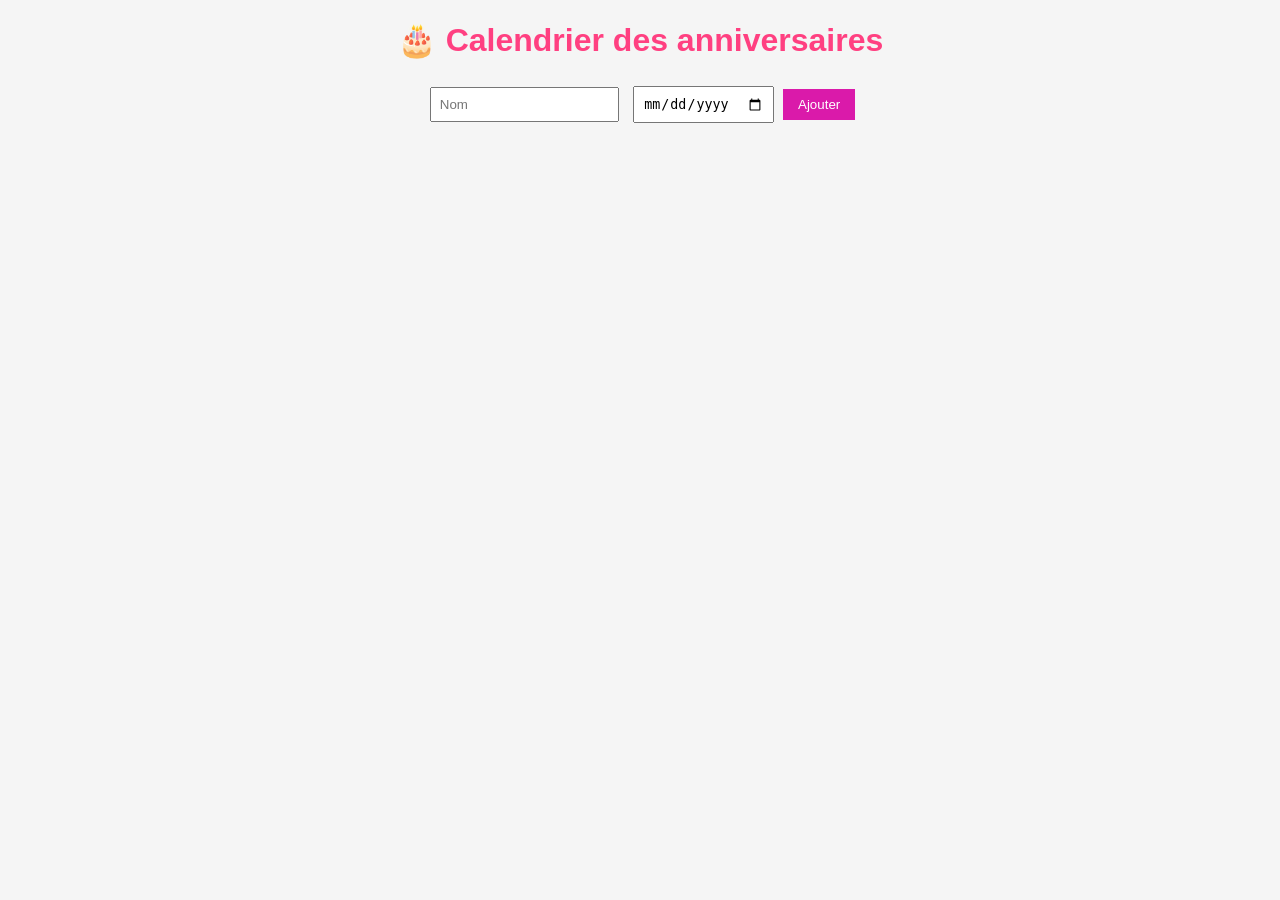
<file: index.html>
<!DOCTYPE html>
<html lang="fr">
<head>
  <meta charset="UTF-8">
  <title>Calendrier d'anniversaire</title>
  <link rel="stylesheet" href="style.CSS">
</head>

<body>

<h1>🎂 Calendrier des anniversaires</h1>

<form id="form">
  <input type="text" id="name" placeholder="Nom" required>
  <input type="date" id="date" required>
  <button type="submit">Ajouter</button>
</form>

<ul id="list"></ul>

<script src="script.js"></script>
</body>
</html>
<head>
  <meta charset="UTF-8">
  <title>Mon Site</title>
  <link rel="stylesheet" href="style.CSS">
</head>
<body>
  

  <script src="script.js"></script>
</body>
<!DOCTYPE html>
<html lang="fr">
<head>
  <meta charset="UTF-8">
  <title>Exemple</title>
  <link rel="stylesheet" href="style.CSS">
</head>
</file>
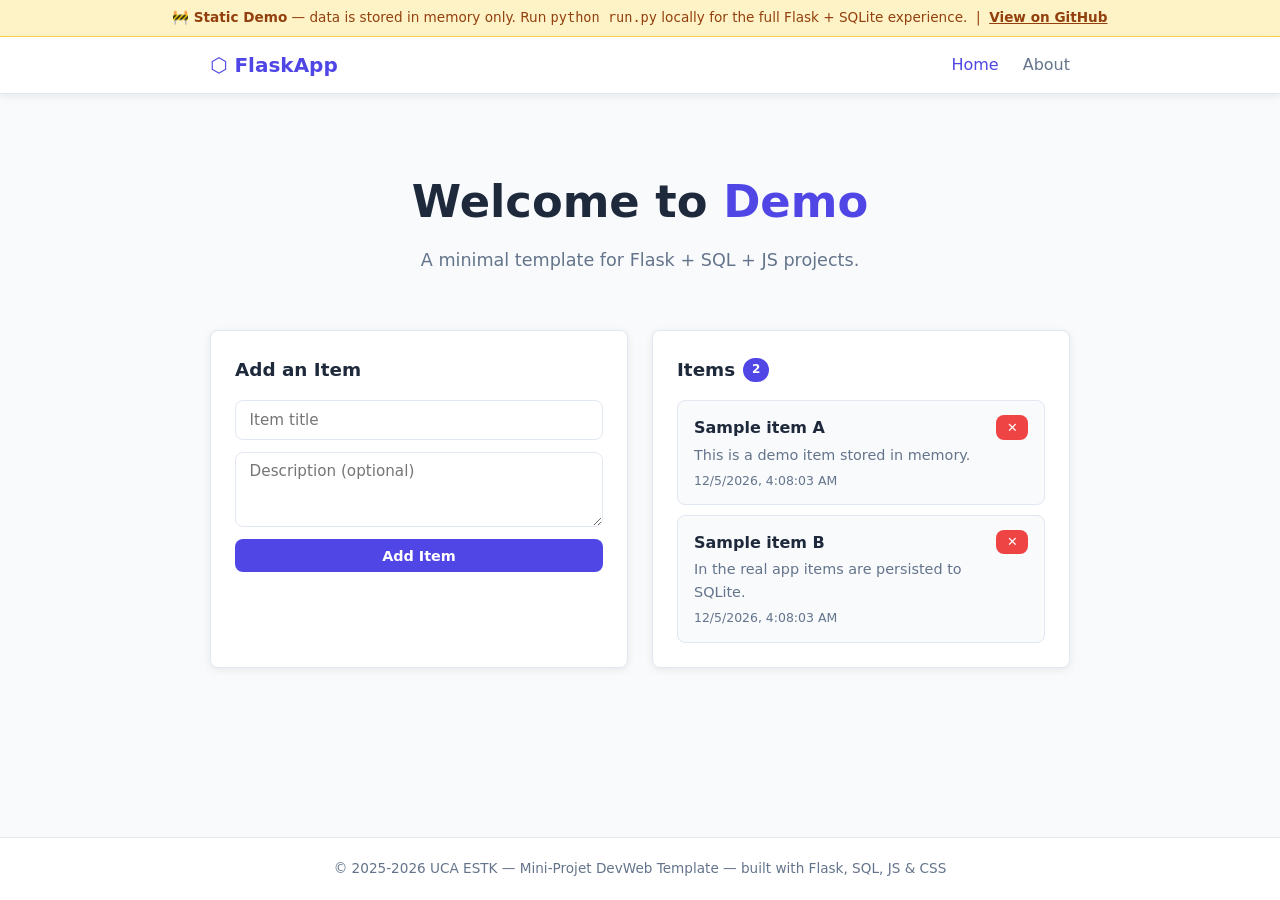
<file: Gxx-202526-main/docs/index.html>
<!DOCTYPE html>
<html lang="en">
<head>
  <meta charset="UTF-8" />
  <meta name="viewport" content="width=device-width, initial-scale=1.0" />
  <title>Home — Mini-Projet Demo</title>
  <link rel="stylesheet" href="css/style.css" />
</head>
<body>

  <div class="demo-banner">
    🚧 <strong>Static Demo</strong> — data is stored in memory only.
    Run <code>python run.py</code> locally for the full Flask + SQLite experience.
    &nbsp;|&nbsp; <a href="https://github.com/UCA-ESTK-Pr-BERKA/Gxx-202526">View on GitHub</a>
  </div>

  <header class="site-header">
    <nav class="navbar">
      <a class="brand" href="index.html">⬡ FlaskApp</a>
      <ul class="nav-links">
        <li><a href="index.html" class="active">Home</a></li>
        <li><a href="about.html">About</a></li>
      </ul>
      <button class="hamburger" id="hamburger" aria-label="Toggle menu">&#9776;</button>
    </nav>
  </header>

  <main class="container">
    <section class="hero">
      <h1>Welcome to <span class="highlight">Demo</span></h1>
      <p class="lead">A minimal template for Flask + SQL + JS projects.</p>
    </section>

    <section class="card-section">
      <div class="card">
        <h2>Add an Item</h2>
        <form id="item-form" class="item-form">
          <input type="text" id="item-title" name="title" placeholder="Item title" required />
          <textarea id="item-desc" name="description" placeholder="Description (optional)" rows="3"></textarea>
          <button type="submit" class="btn btn-primary">Add Item</button>
        </form>
      </div>

      <div class="card">
        <h2>Items <span class="badge" id="item-count">0</span></h2>
        <ul class="item-list" id="item-list"></ul>
      </div>
    </section>
  </main>

  <footer class="site-footer">
    <p>&copy; 2025-2026 UCA ESTK — Mini-Projet DevWeb Template — built with Flask, SQL, JS &amp; CSS</p>
  </footer>

  <script src="js/demo.js"></script>
</body>
</html>
</file>
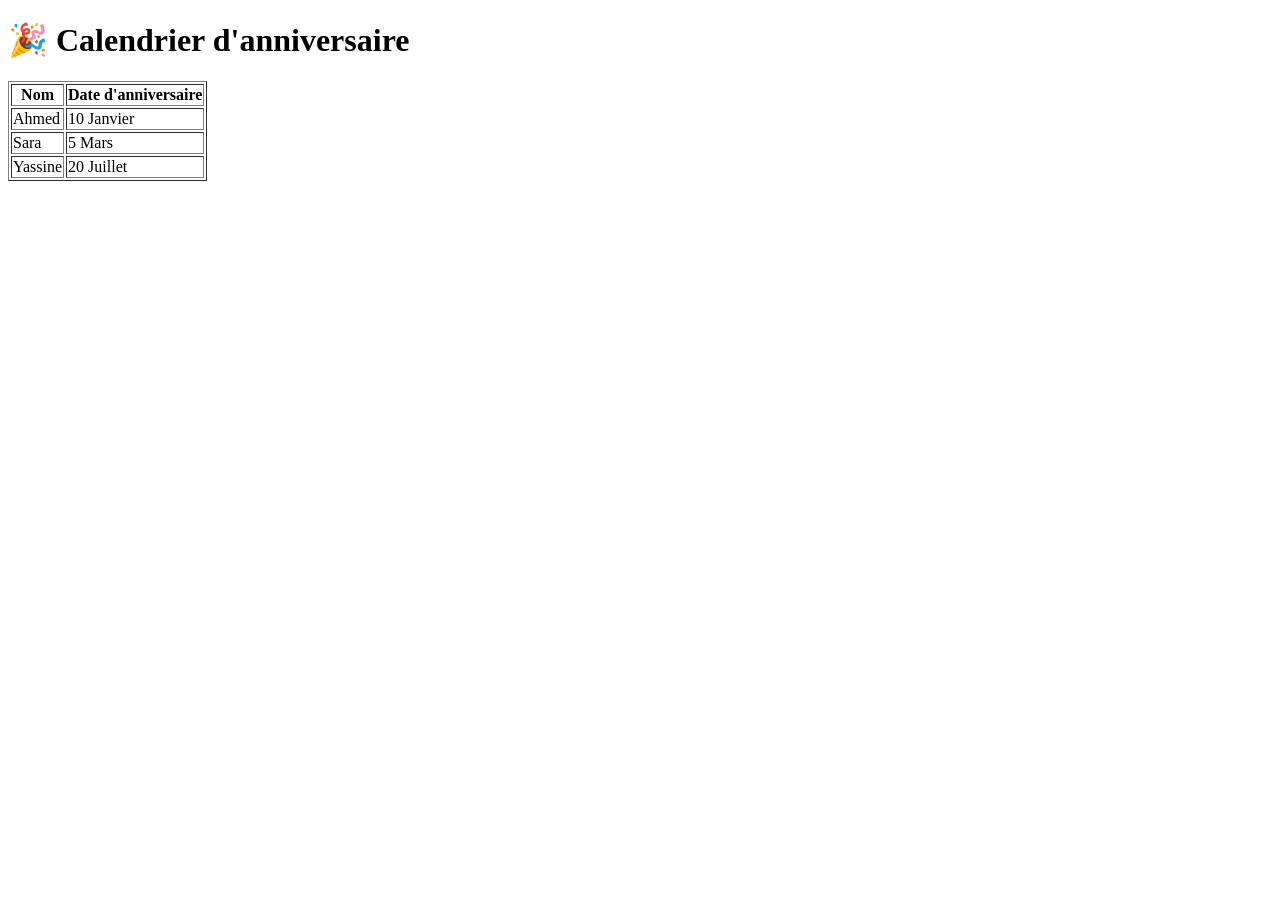
<file: Gxx-202526-main/app/templates/index.html>
<!DOCTYPE html>
<html>
<head>
    <title>Calendrier d'anniversaire</title>
</head>
<body>
    <h1>🎉 Calendrier d'anniversaire</h1>

    <table border="1">
        <tr>
            <th>Nom</th>
            <th>Date d'anniversaire</th>
        </tr>

        <tr>
            <td>Ahmed</td>
            <td>10 Janvier</td>
        </tr>

        <tr>
            <td>Sara</td>
            <td>5 Mars</td>
        </tr>

        <tr>
            <td>Yassine</td>
            <td>20 Juillet</td>
        </tr>
    </table>

</body>
</html>
</file>
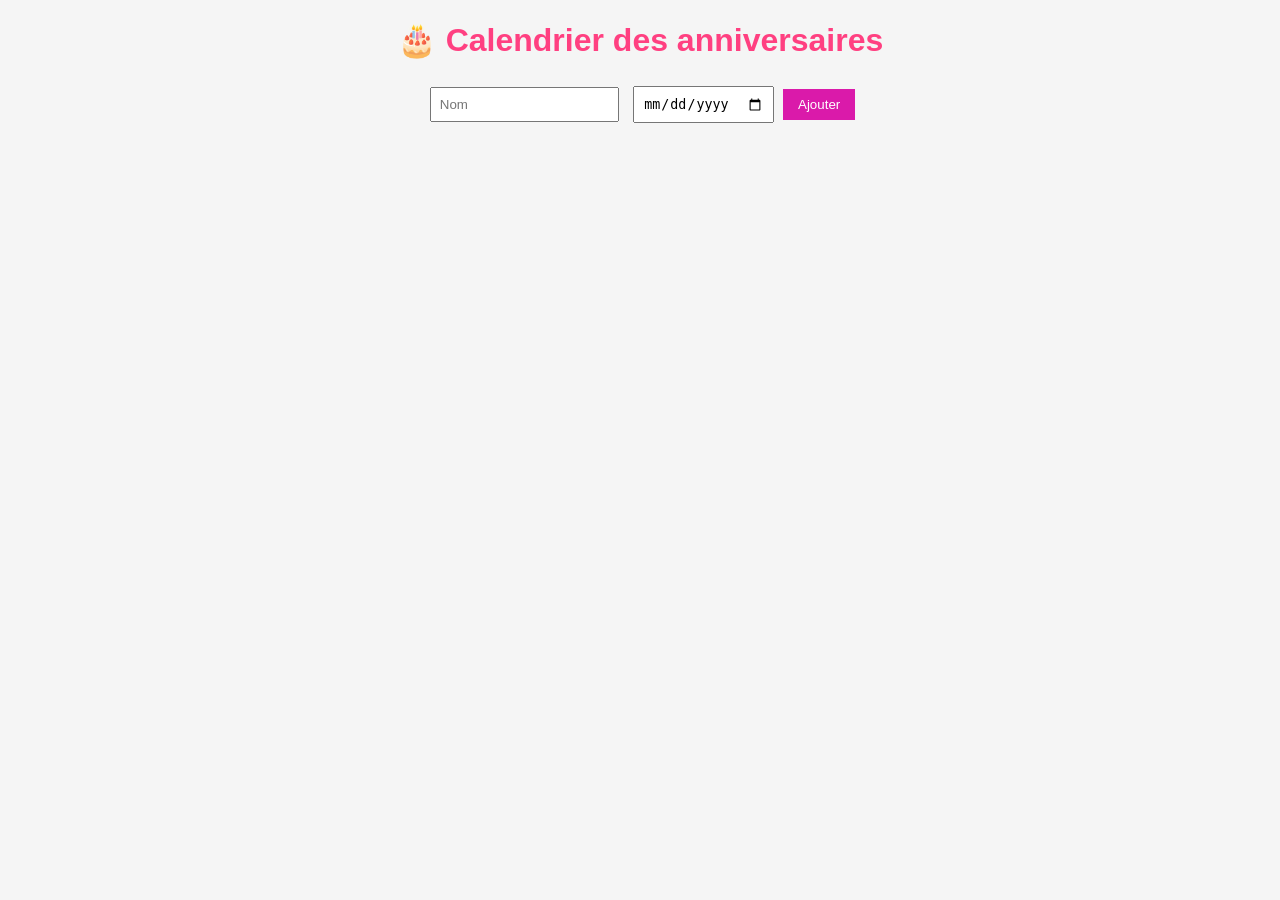
<file: calendrier.html>
<!DOCTYPE html>
<html lang="fr">
<head>
  <meta charset="UTF-8">
  <title>Calendrier d'anniversaire</title>
  <link rel="stylesheet" href="style.css">
</head>

<body>

<h1>🎂 Calendrier des anniversaires</h1>

<form id="form">
  <input type="text" id="name" placeholder="Nom" required>
  <input type="date" id="date" required>
  <button type="submit">Ajouter</button>
</form>

<ul id="list"></ul>

<script src="script.js"></script>
</body>
</html>
<head>
  <meta charset="UTF-8">
  <title>Mon Site</title>
  <link rel="stylesheet" href="style.css">
</head>
<body>
  

  <script src="script.js"></script>
</body>
<!DOCTYPE html>
<html lang="fr">
<head>
  <meta charset="UTF-8">
  <title>Exemple</title>
  <link rel="stylesheet" href="style.css">
</head>
</file>
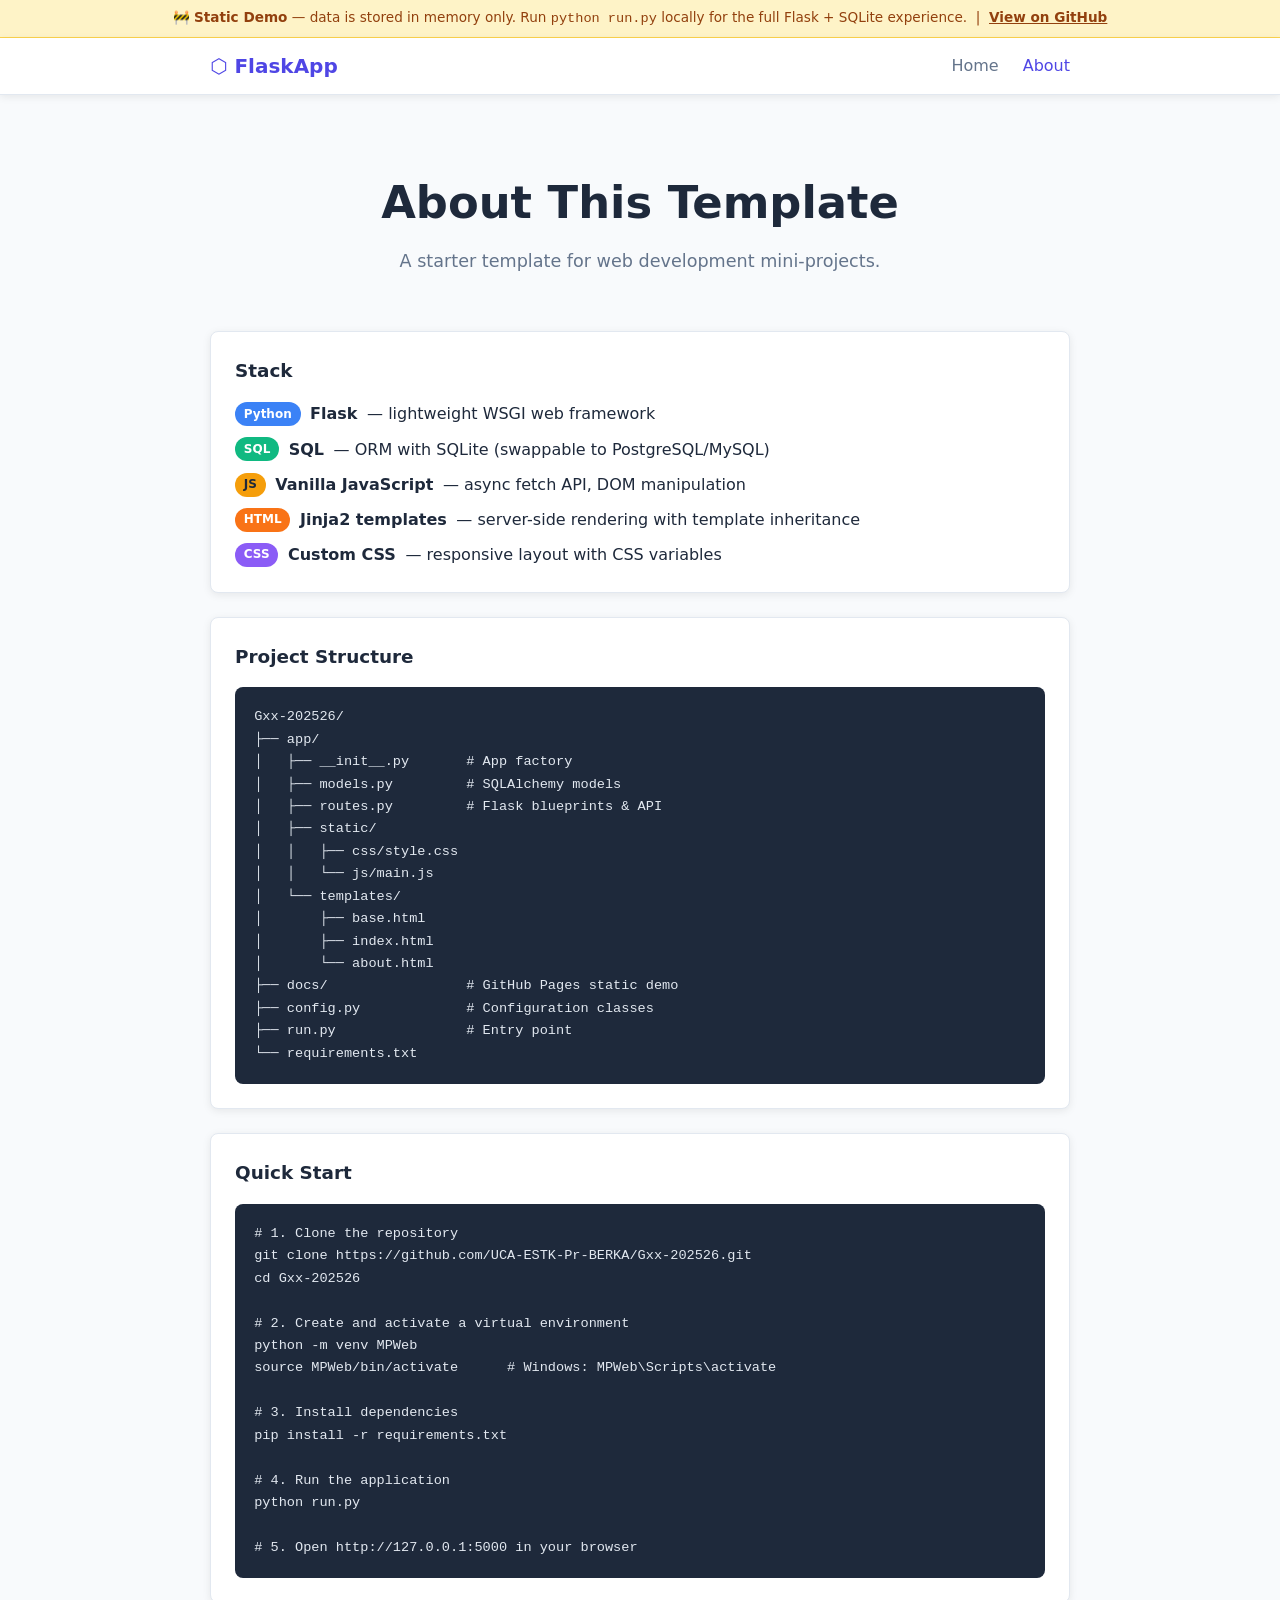
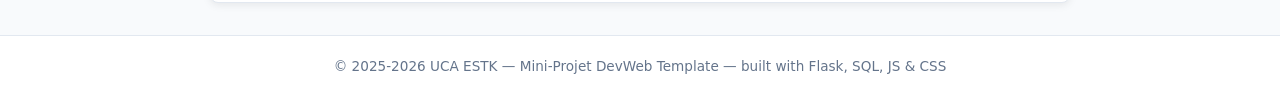
<file: Gxx-202526-main/docs/about.html>
<!DOCTYPE html>
<html lang="en">
<head>
  <meta charset="UTF-8" />
  <meta name="viewport" content="width=device-width, initial-scale=1.0" />
  <title>About — Mini-Projet Demo</title>
  <link rel="stylesheet" href="css/style.css" />
</head>
<body>

  <div class="demo-banner">
    🚧 <strong>Static Demo</strong> — data is stored in memory only.
    Run <code>python run.py</code> locally for the full Flask + SQLite experience.
    &nbsp;|&nbsp; <a href="https://github.com/UCA-ESTK-Pr-BERKA/Gxx-202526">View on GitHub</a>
  </div>

  <header class="site-header">
    <nav class="navbar">
      <a class="brand" href="index.html">⬡ FlaskApp</a>
      <ul class="nav-links">
        <li><a href="index.html">Home</a></li>
        <li><a href="about.html" class="active">About</a></li>
      </ul>
      <button class="hamburger" id="hamburger" aria-label="Toggle menu">&#9776;</button>
    </nav>
  </header>

  <main class="container">
    <section class="hero">
      <h1>About This Template</h1>
      <p class="lead">A starter template for web development mini-projects.</p>
    </section>

    <section class="card-section">
      <div class="card wide">
        <h2>Stack</h2>
        <ul class="stack-list">
          <li><span class="badge badge-python">Python</span> <strong>Flask</strong> — lightweight WSGI web framework</li>
          <li><span class="badge badge-db">SQL</span> <strong>SQL</strong> — ORM with SQLite (swappable to PostgreSQL/MySQL)</li>
          <li><span class="badge badge-js">JS</span> <strong>Vanilla JavaScript</strong> — async fetch API, DOM manipulation</li>
          <li><span class="badge badge-html">HTML</span> <strong>Jinja2 templates</strong> — server-side rendering with template inheritance</li>
          <li><span class="badge badge-css">CSS</span> <strong>Custom CSS</strong> — responsive layout with CSS variables</li>
        </ul>
      </div>

      <div class="card wide">
        <h2>Project Structure</h2>
        <pre class="code-block">
Gxx-202526/
├── app/
│   ├── __init__.py       # App factory
│   ├── models.py         # SQLAlchemy models
│   ├── routes.py         # Flask blueprints &amp; API
│   ├── static/
│   │   ├── css/style.css
│   │   └── js/main.js
│   └── templates/
│       ├── base.html
│       ├── index.html
│       └── about.html
├── docs/                 # GitHub Pages static demo
├── config.py             # Configuration classes
├── run.py                # Entry point
└── requirements.txt</pre>
      </div>

      <div class="card wide">
        <h2>Quick Start</h2>
        <pre class="code-block">
# 1. Clone the repository
git clone https://github.com/UCA-ESTK-Pr-BERKA/Gxx-202526.git
cd Gxx-202526

# 2. Create and activate a virtual environment
python -m venv MPWeb
source MPWeb/bin/activate      # Windows: MPWeb\Scripts\activate

# 3. Install dependencies
pip install -r requirements.txt

# 4. Run the application
python run.py

# 5. Open http://127.0.0.1:5000 in your browser</pre>
      </div>
    </section>
  </main>

  <footer class="site-footer">
    <p>&copy; 2025-2026 UCA ESTK — Mini-Projet DevWeb Template — built with Flask, SQL, JS &amp; CSS</p>
  </footer>

  <script src="js/demo.js"></script>
</body>
</html>
</file>
<file: style.CSS>
body {
  font-family: Arial;
  background: #f5f5f5;
  text-align: center;
}

h1 {
  color: #ff4081;
}

form {
  margin: 20px;
}

input {
  padding: 8px;
  margin: 5px;
}

button {
  padding: 8px 15px;
  background: #da1aaa;
  color: white;
  border: none;
  cursor: pointer;
}

ul {
  list-style: none;
}

li {
  background: white;
  margin: 10px auto;
  padding: 10px;
  width: 250px;
  border-radius: 10px;
  box-shadow: 0 0 5px gray;
}
</file>
<file: Gxx-202526-main/docs/css/style.css>
/* docs/css/style.css — mirrors app/static/css/style.css for the static demo */
:root {
  --color-primary:     #4f46e5;
  --color-primary-dk:  #4338ca;
  --color-danger:      #ef4444;
  --color-danger-dk:   #dc2626;
  --color-bg:          #f8fafc;
  --color-surface:     #ffffff;
  --color-text:        #1e293b;
  --color-muted:       #64748b;
  --color-border:      #e2e8f0;
  --color-highlight:   #818cf8;
  --radius:            0.5rem;
  --shadow:            0 2px 8px rgba(0, 0, 0, 0.08);
  --transition:        0.2s ease;
  --max-width:         900px;
  --font-sans:         'Segoe UI', system-ui, -apple-system, sans-serif;
  --font-mono:         'Fira Code', 'Consolas', monospace;
}

*, *::before, *::after { box-sizing: border-box; margin: 0; padding: 0; }
html { scroll-behavior: smooth; }
body { font-family: var(--font-sans); background: var(--color-bg); color: var(--color-text); line-height: 1.6; min-height: 100vh; display: flex; flex-direction: column; }
a { color: var(--color-primary); text-decoration: none; }
a:hover { text-decoration: underline; }
ul { list-style: none; }

.container { width: 100%; max-width: var(--max-width); margin: 0 auto; padding: 2rem 1.25rem; flex: 1; }

.site-header { background: var(--color-surface); border-bottom: 1px solid var(--color-border); box-shadow: var(--shadow); position: sticky; top: 0; z-index: 100; }
.navbar { max-width: var(--max-width); margin: 0 auto; padding: 0.75rem 1.25rem; display: flex; align-items: center; gap: 1rem; }
.brand { font-size: 1.25rem; font-weight: 700; color: var(--color-primary); text-decoration: none; flex: 1; }
.nav-links { display: flex; gap: 1.5rem; }
.nav-links a { color: var(--color-muted); font-weight: 500; transition: color var(--transition); }
.nav-links a:hover, .nav-links a.active { color: var(--color-primary); text-decoration: none; }
.hamburger { display: none; background: none; border: none; font-size: 1.5rem; cursor: pointer; color: var(--color-text); }

.demo-banner { background: #fef3c7; border-bottom: 1px solid #fcd34d; text-align: center; padding: 0.45rem 1rem; font-size: 0.85rem; color: #92400e; }
.demo-banner a { color: #92400e; font-weight: 700; text-decoration: underline; }

.hero { text-align: center; padding: 2.5rem 0 1.5rem; }
.hero h1 { font-size: clamp(1.8rem, 4vw, 2.8rem); font-weight: 800; margin-bottom: 0.5rem; }
.highlight { color: var(--color-primary); }
.lead { color: var(--color-muted); font-size: 1.1rem; }

.card-section { display: grid; grid-template-columns: repeat(auto-fit, minmax(300px, 1fr)); gap: 1.5rem; margin-top: 2rem; }
.card { background: var(--color-surface); border: 1px solid var(--color-border); border-radius: var(--radius); padding: 1.5rem; box-shadow: var(--shadow); }
.card.wide { grid-column: 1 / -1; }
.card h2 { font-size: 1.15rem; margin-bottom: 1rem; display: flex; align-items: center; gap: 0.5rem; }

.item-form { display: flex; flex-direction: column; gap: 0.75rem; }
.item-form input, .item-form textarea { width: 100%; padding: 0.6rem 0.85rem; border: 1px solid var(--color-border); border-radius: var(--radius); font-family: inherit; font-size: 0.95rem; transition: border-color var(--transition), box-shadow var(--transition); outline: none; }
.item-form input:focus, .item-form textarea:focus { border-color: var(--color-primary); box-shadow: 0 0 0 3px rgba(79, 70, 229, 0.15); }

.btn { display: inline-flex; align-items: center; justify-content: center; gap: 0.35rem; padding: 0.55rem 1.1rem; border: none; border-radius: var(--radius); font-family: inherit; font-size: 0.9rem; font-weight: 600; cursor: pointer; transition: background var(--transition), transform var(--transition); }
.btn:active { transform: scale(0.97); }
.btn-primary { background: var(--color-primary); color: #fff; }
.btn-primary:hover { background: var(--color-primary-dk); }
.btn-danger { background: var(--color-danger); color: #fff; }
.btn-danger:hover { background: var(--color-danger-dk); }
.btn-sm { padding: 0.3rem 0.65rem; font-size: 0.8rem; }

.item-list { display: flex; flex-direction: column; gap: 0.6rem; }
.item { display: flex; align-items: flex-start; justify-content: space-between; gap: 1rem; padding: 0.85rem 1rem; border: 1px solid var(--color-border); border-radius: var(--radius); background: var(--color-bg); animation: fadeIn 0.25s ease; }
.item-body p { font-size: 0.9rem; color: var(--color-muted); margin-top: 0.2rem; }
.timestamp { font-size: 0.78rem; color: var(--color-muted); margin-top: 0.25rem; display: block; }
.empty-state { color: var(--color-muted); text-align: center; padding: 1rem 0; font-size: 0.95rem; }

.badge { display: inline-block; padding: 0.15rem 0.55rem; border-radius: 999px; font-size: 0.75rem; font-weight: 700; background: var(--color-primary); color: #fff; }
.badge-python { background: #3b82f6; }
.badge-db     { background: #10b981; }
.badge-js     { background: #f59e0b; color: #1e293b; }
.badge-html   { background: #f97316; }
.badge-css    { background: #8b5cf6; }

.stack-list { display: flex; flex-direction: column; gap: 0.6rem; }
.stack-list li { display: flex; align-items: center; gap: 0.6rem; }
.code-block { background: #1e293b; color: #e2e8f0; font-family: var(--font-mono); font-size: 0.85rem; padding: 1.2rem; border-radius: var(--radius); overflow-x: auto; line-height: 1.65; white-space: pre; }

.site-footer { text-align: center; padding: 1.25rem; font-size: 0.85rem; color: var(--color-muted); border-top: 1px solid var(--color-border); background: var(--color-surface); }

@keyframes fadeIn { from { opacity: 0; transform: translateY(-6px); } to { opacity: 1; transform: translateY(0); } }

@media (max-width: 600px) {
  .nav-links { display: none; flex-direction: column; position: absolute; top: 56px; right: 0; background: var(--color-surface); width: 100%; border-bottom: 1px solid var(--color-border); padding: 1rem 1.25rem; gap: 1rem; }
  .nav-links.open { display: flex; }
  .hamburger { display: block; }
  .card-section { grid-template-columns: 1fr; }
}
</file>
<file: style.css>
body {
  font-family: Arial;
  background: #f5f5f5;
  text-align: center;
}

h1 {
  color: #ff4081;
}

form {
  margin: 20px;
}

input {
  padding: 8px;
  margin: 5px;
}

button {
  padding: 8px 15px;
  background: #da1aaa;
  color: white;
  border: none;
  cursor: pointer;
}

ul {
  list-style: none;
}

li {
  background: white;
  margin: 10px auto;
  padding: 10px;
  width: 250px;
  border-radius: 10px;
  box-shadow: 0 0 5px gray;
}
</file>
